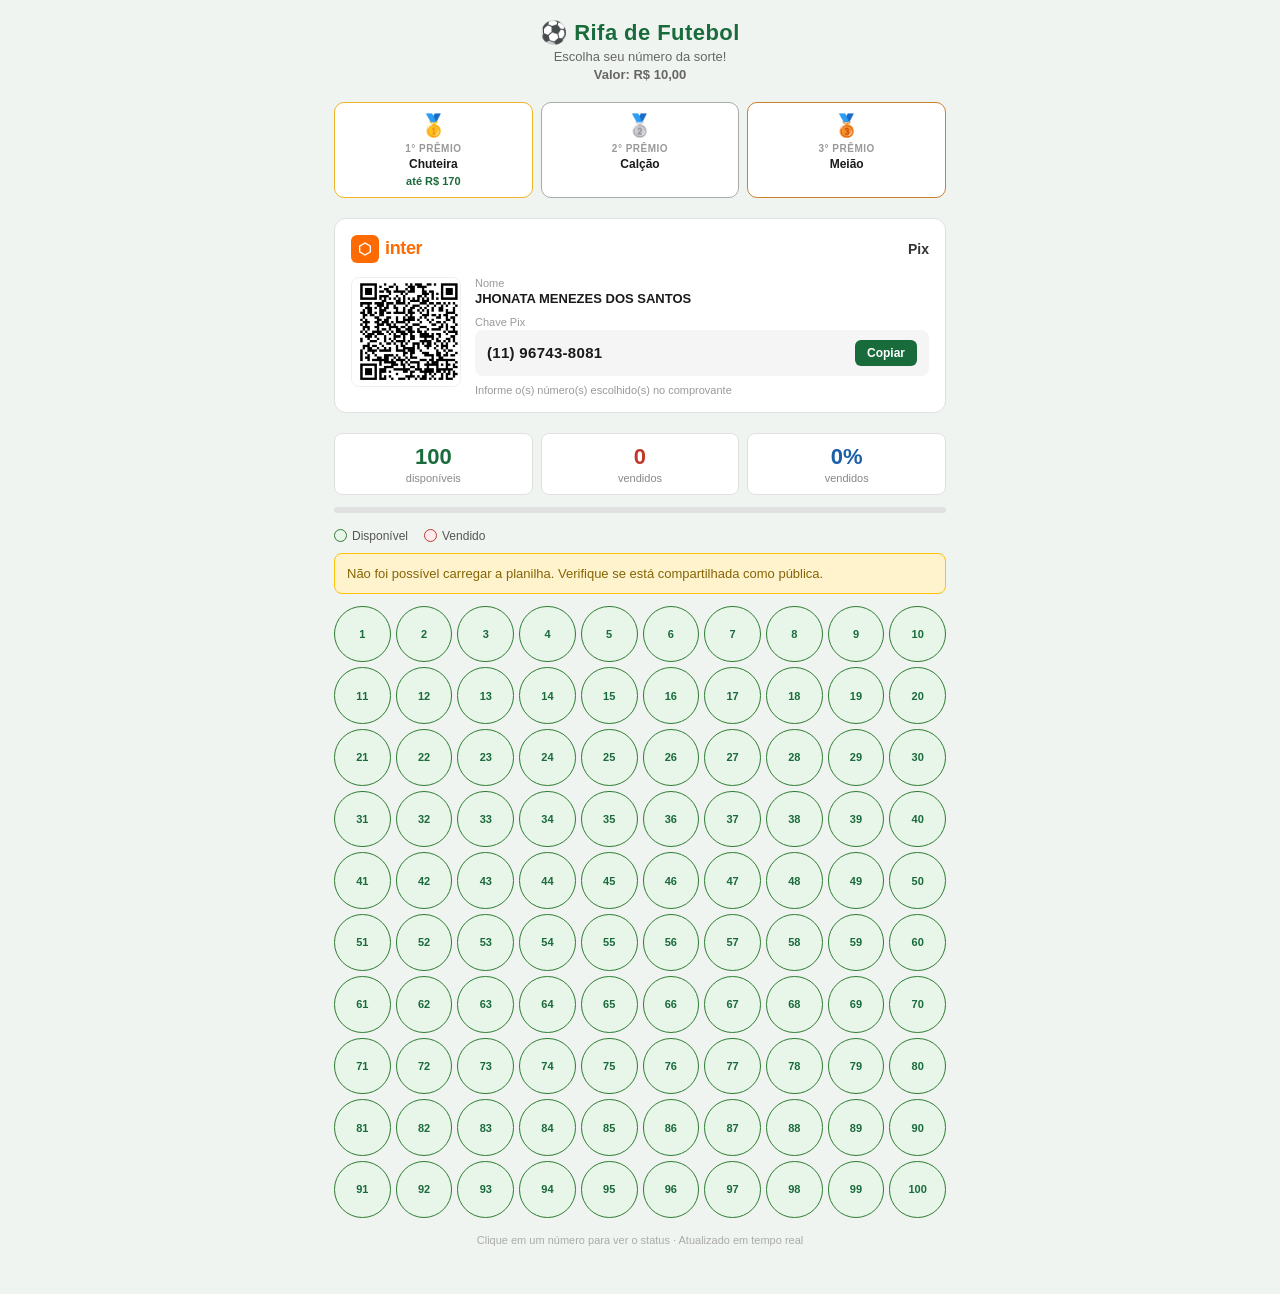
<file: index.html>
<!DOCTYPE html>
<html lang="pt-BR">
<head>
<meta charset="UTF-8">
<meta name="viewport" content="width=device-width, initial-scale=1.0">
<title>Rifa de Futebol</title>
<style>
  * { box-sizing: border-box; margin: 0; padding: 0; }
  body { font-family: Arial, sans-serif; background: #f0f4f0; color: #1a1a1a; min-height: 100vh; }
  .page { max-width: 640px; margin: 0 auto; padding: 20px 14px 48px; }

  /* HEADER */
  .header { text-align: center; margin-bottom: 20px; }
  .header h1 { font-size: 22px; font-weight: 700; color: #1a6b3c; letter-spacing: 0.02em; }
  .header p { font-size: 13px; color: #666; margin-top: 3px; }

  /* PREMIOS */
  .premios { display: grid; grid-template-columns: 1fr 1fr 1fr; gap: 8px; margin-bottom: 20px; }
  .premio-card { background: #fff; border: 1px solid #e0e0e0; border-radius: 10px; padding: 10px 8px; text-align: center; }
  .premio-card.gold { border-color: #f0b429; }
  .premio-card.silver { border-color: #aaa; }
  .premio-card.bronze { border-color: #cd7f32; }
  .premio-medal { font-size: 22px; margin-bottom: 4px; }
  .premio-pos { font-size: 10px; font-weight: 700; letter-spacing: 0.05em; text-transform: uppercase; color: #999; }
  .premio-nome { font-size: 12px; font-weight: 700; color: #1a1a1a; margin-top: 3px; line-height: 1.3; }
  .premio-val { font-size: 11px; color: #1a6b3c; font-weight: 600; margin-top: 2px; }

  /* PIX SECTION */
  .pix-section { background: #fff; border: 1px solid #e0e0e0; border-radius: 12px; padding: 16px; margin-bottom: 20px; }
  .pix-header { display: flex; align-items: center; gap: 10px; margin-bottom: 14px; }
  .inter-logo { display: flex; align-items: center; gap: 6px; }
  .inter-icon { width: 28px; height: 28px; background: #ff6b00; border-radius: 6px; display: flex; align-items: center; justify-content: center; }
  .inter-icon svg { width: 16px; height: 16px; fill: white; }
  .inter-nome { font-size: 18px; font-weight: 700; color: #ff6b00; letter-spacing: -0.02em; }
  .pix-title { font-size: 14px; color: #333; margin-left: auto; font-weight: 600; }
  .pix-body { display: flex; gap: 14px; align-items: flex-start; }
  .qr-wrap { flex-shrink: 0; }
  .qr-wrap img { width: 110px; height: 110px; border-radius: 8px; border: 1px solid #eee; display: block; object-fit: contain; }
  .pix-info { flex: 1; }
  .pix-label { font-size: 11px; color: #999; margin-bottom: 2px; }
  .pix-nome { font-size: 13px; font-weight: 700; color: #1a1a1a; margin-bottom: 10px; }
  .pix-chave-wrap { background: #f5f5f5; border-radius: 8px; padding: 10px 12px; display: flex; align-items: center; justify-content: space-between; gap: 8px; }
  .pix-chave-val { font-size: 15px; font-weight: 700; color: #1a1a1a; letter-spacing: 0.02em; }
  .btn-copiar { background: #1a6b3c; color: #fff; border: none; border-radius: 6px; padding: 6px 12px; font-size: 12px; font-weight: 600; cursor: pointer; white-space: nowrap; transition: background 0.15s; }
  .btn-copiar:hover { background: #155a31; }
  .btn-copiar.copiado { background: #2e7d32; }
  .pix-obs { font-size: 11px; color: #999; margin-top: 8px; }

  /* STATS */
  .stats { display: grid; grid-template-columns: 1fr 1fr 1fr; gap: 8px; margin-bottom: 12px; }
  .stat { background: #fff; border: 1px solid #e0e0e0; border-radius: 8px; padding: 10px; text-align: center; }
  .stat-val { font-size: 22px; font-weight: 700; }
  .stat-val.green { color: #1a6b3c; }
  .stat-val.red { color: #c0392b; }
  .stat-val.blue { color: #1a5fa8; }
  .stat-label { font-size: 11px; color: #888; margin-top: 2px; }
  .progress-wrap { background: #e0e0e0; border-radius: 4px; height: 6px; margin-bottom: 16px; overflow: hidden; }
  .progress-fill { height: 100%; background: linear-gradient(90deg, #1a6b3c, #2e7d32); border-radius: 4px; transition: width 0.4s; }

  /* GRID */
  .legenda { display: flex; gap: 16px; margin-bottom: 10px; align-items: center; }
  .leg { display: flex; align-items: center; gap: 5px; font-size: 12px; color: #555; }
  .leg-dot { width: 13px; height: 13px; border-radius: 50%; border: 1.5px solid; }
  .leg-dot.disp { background: #e8f5e9; border-color: #2e7d32; }
  .leg-dot.vend { background: #ffebee; border-color: #c0392b; }
  .grid { display: grid; grid-template-columns: repeat(10, 1fr); gap: 5px; margin-bottom: 16px; }
  .num { aspect-ratio: 1; border-radius: 50%; border: 1.5px solid #ccc; display: flex; align-items: center; justify-content: center; font-size: 11px; font-weight: 700; cursor: pointer; transition: transform 0.1s; color: #999; background: #fff; }
  .num.disponivel { background: #e8f5e9; border-color: #2e7d32; color: #1a6b3c; }
  .num.vendido { background: #ffebee; border-color: #c0392b; color: #922b21; }
  .num:hover { transform: scale(1.15); }

  /* MODAL */
  .modal-bg { display: none; position: fixed; inset: 0; background: rgba(0,0,0,0.5); z-index: 100; align-items: center; justify-content: center; padding: 20px; }
  .modal-bg.open { display: flex; }
  .modal { background: #fff; border-radius: 14px; padding: 28px 24px; width: 100%; max-width: 280px; text-align: center; }
  .modal-num { font-size: 48px; font-weight: 700; }
  .modal-num.vendido { color: #c0392b; }
  .modal-num.disponivel { color: #1a6b3c; }
  .modal-status { font-size: 12px; color: #999; margin: 4px 0 8px; text-transform: uppercase; letter-spacing: 0.05em; }
  .modal-nome { font-size: 18px; font-weight: 700; color: #1a1a1a; margin-bottom: 18px; }
  .modal-close { background: #1a1a1a; color: #fff; border: none; border-radius: 8px; padding: 10px 28px; font-size: 14px; cursor: pointer; }

  .footer { text-align: center; font-size: 11px; color: #aaa; margin-top: 16px; }

  @media (max-width: 400px) {
    .grid { gap: 3px; }
    .num { font-size: 9px; }
    .pix-body { flex-direction: column; align-items: center; }
    .qr-wrap img { width: 140px; height: 140px; }
  }
</style>
</head>
<body>
<div class="page">

  <div class="header">
    <h1>⚽ Rifa de Futebol</h1>
    <p>Escolha seu número da sorte!</p>
    <p><strong>Valor: R$ 10,00 </strong></p>
  </div>

  <!-- PRÊMIOS -->
  <div class="premios">
    <div class="premio-card gold">
      <div class="premio-medal">🥇</div>
      <div class="premio-pos">1° Prêmio</div>
      <div class="premio-nome">Chuteira</div>
      <div class="premio-val">até R$ 170</div>
    </div>
    <div class="premio-card silver">
      <div class="premio-medal">🥈</div>
      <div class="premio-pos">2° Prêmio</div>
      <div class="premio-nome">Calção</div>
      <div class="premio-val">&nbsp;</div>
    </div>
    <div class="premio-card bronze">
      <div class="premio-medal">🥉</div>
      <div class="premio-pos">3° Prêmio</div>
      <div class="premio-nome">Meião</div>
      <div class="premio-val">&nbsp;</div>
    </div>
  </div>

  <!-- PIX -->
  <div class="pix-section">
    <div class="pix-header">
      <div class="inter-logo">
        <div class="inter-icon">
          <svg viewBox="0 0 24 24" xmlns="http://www.w3.org/2000/svg"><path d="M12 2L3 7v10l9 5 9-5V7L12 2zm0 2.3l7 3.9v7.6l-7 3.9-7-3.9V8.2l7-3.9z"/></svg>
        </div>
        <span class="inter-nome">inter</span>
      </div>
      <span class="pix-title">Pix</span>
    </div>
    <div class="pix-body">
      <div class="qr-wrap">
        <img src="[data-uri]">
      </div>
      <div class="pix-info">
        <div class="pix-label">Nome</div>
        <div class="pix-nome">JHONATA MENEZES DOS SANTOS</div>
        <div class="pix-label">Chave Pix</div>
        <div class="pix-chave-wrap">
          <span class="pix-chave-val">(11) 96743-8081</span>
          <button class="btn-copiar" id="btn-copiar" onclick="copiarPix()">Copiar</button>
        </div>
        <div class="pix-obs">Informe o(s) número(s) escolhido(s) no comprovante</div>
      </div>
    </div>
  </div>

  <!-- STATS -->
  <div class="stats">
    <div class="stat"><div class="stat-val green" id="s-disp">—</div><div class="stat-label">disponíveis</div></div>
    <div class="stat"><div class="stat-val red" id="s-vend">—</div><div class="stat-label">vendidos</div></div>
    <div class="stat"><div class="stat-val blue" id="s-pct">—</div><div class="stat-label">vendidos</div></div>
  </div>
  <div class="progress-wrap"><div class="progress-fill" id="prog" style="width:0%"></div></div>

  <div class="legenda">
    <div class="leg"><div class="leg-dot disp"></div>Disponível</div>
    <div class="leg"><div class="leg-dot vend"></div>Vendido</div>
  </div>

  <div id="loading" style="text-align:center;padding:30px;color:#888;font-size:14px">Carregando números...</div>
  <div id="erro" style="display:none;background:#fff3cd;border:1px solid #ffc107;border-radius:8px;padding:12px;font-size:13px;color:#856404;margin-bottom:12px"></div>
  <div class="grid" id="grid"></div>

  <div class="footer">Clique em um número para ver o status · Atualizado em tempo real</div>
</div>

<!-- MODAL -->
<div class="modal-bg" id="modal-bg" onclick="fecharModal(event)">
  <div class="modal">
    <div class="modal-num" id="m-num"></div>
    <div class="modal-status" id="m-status"></div>
    <div class="modal-nome" id="m-nome"></div>
    <button class="modal-close" onclick="document.getElementById('modal-bg').classList.remove('open')">Fechar</button>
  </div>
</div>

<script>
  const SHEET_ID = '10IW_dFCMGKnIVRs8zEPKRNpsH5tzQ4a1jMfT_x4MTbE';
  const TOTAL    = 100;
  const PIX_KEY  = '11967438081';
  const dados    = {};

  function copiarPix() {
    navigator.clipboard.writeText(PIX_KEY).then(() => {
      const btn = document.getElementById('btn-copiar');
      btn.textContent = 'Copiado!';
      btn.classList.add('copiado');
      setTimeout(() => { btn.textContent = 'Copiar'; btn.classList.remove('copiado'); }, 2000);
    });
  }

  async function carregarPlanilha() {
    try {
      const url = 'https://docs.google.com/spreadsheets/d/' + SHEET_ID + '/gviz/tq?tqx=out:json&sheet=NUMEROS';
      const res = await fetch(url);
      const text = await res.text();
      const json = JSON.parse(text.match(/google\.visualization\.Query\.setResponse\(([\s\S]*)\)/)[1]);
      json.table.rows.forEach(row => {
        const num  = parseInt(row.c[1]?.v);
        const stat = row.c[2]?.v || 'Disponível';
        const nome = row.c[3]?.v || '';
        if (num) dados[num] = { status: stat, nome };
      });
      document.getElementById('loading').style.display = 'none';
    } catch(e) {
      document.getElementById('loading').style.display = 'none';
      document.getElementById('erro').style.display = 'block';
      document.getElementById('erro').textContent = 'Não foi possível carregar a planilha. Verifique se está compartilhada como pública.';
    }
    renderGrid();
  }

  function renderGrid() {
    const grid = document.getElementById('grid');
    grid.innerHTML = '';
    let vend = 0;
    for (let i = 1; i <= TOTAL; i++) {
      const d = dados[i];
      const isVendido = d?.status === 'Vendido';
      if (isVendido) vend++;
      const el = document.createElement('div');
      el.className = 'num ' + (isVendido ? 'vendido' : 'disponivel');
      el.textContent = i;
      el.addEventListener('click', () => abrirModal(i, d?.status || 'Disponível', d?.nome || ''));
      grid.appendChild(el);
    }
    const disp = TOTAL - vend;
    document.getElementById('s-disp').textContent = disp;
    document.getElementById('s-vend').textContent = vend;
    document.getElementById('s-pct').textContent = Math.round(vend / TOTAL * 100) + '%';
    document.getElementById('prog').style.width = Math.round(vend / TOTAL * 100) + '%';
  }

  function abrirModal(num, status, nome) {
    const isVendido = status === 'Vendido';
    const el = document.getElementById('m-num');
    el.textContent = String(num).padStart(3, '0');
    el.className = 'modal-num ' + (isVendido ? 'vendido' : 'disponivel');
    document.getElementById('m-status').textContent = isVendido ? 'Vendido' : 'Disponível';
    document.getElementById('m-nome').textContent = isVendido ? (nome || '—') : 'Número disponível!';
    document.getElementById('modal-bg').classList.add('open');
  }

  function fecharModal(e) {
    if (e.target === document.getElementById('modal-bg'))
      document.getElementById('modal-bg').classList.remove('open');
  }

  carregarPlanilha();
</script>
</body>
</html>
</file>
